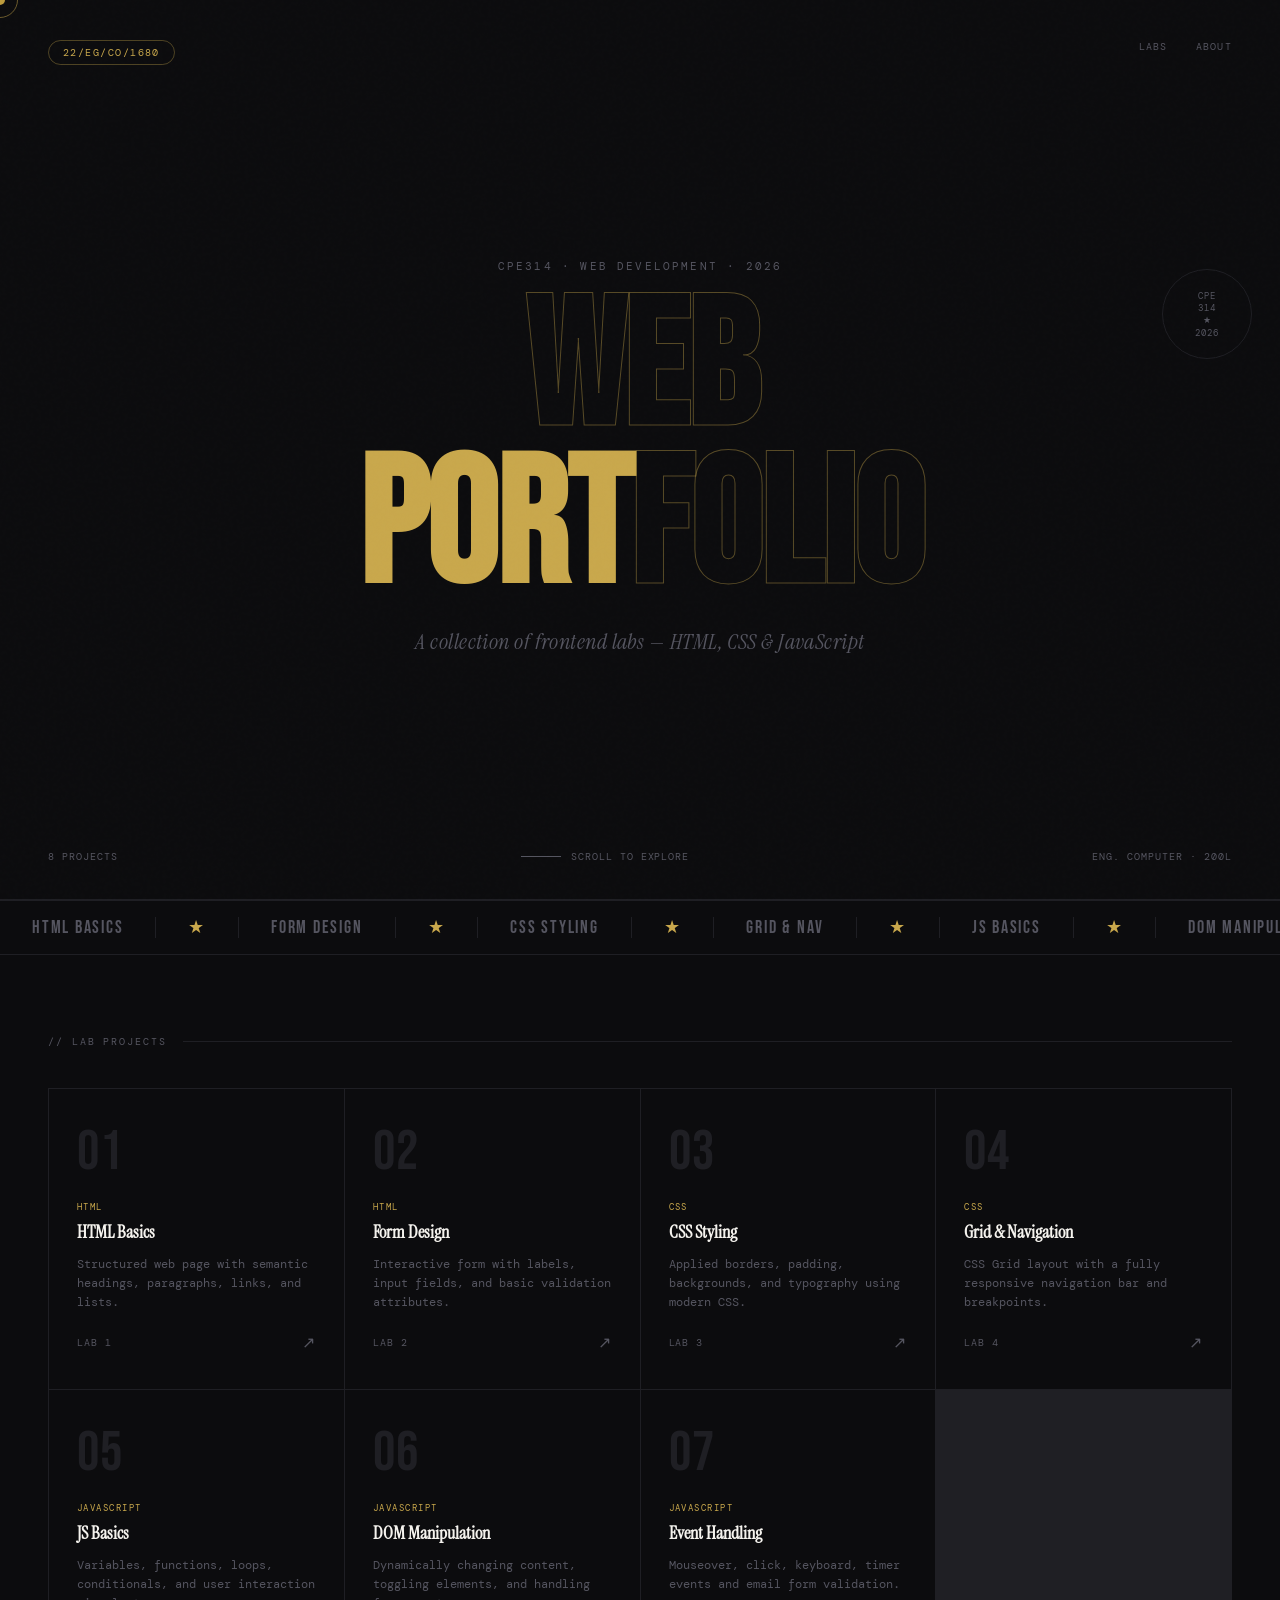
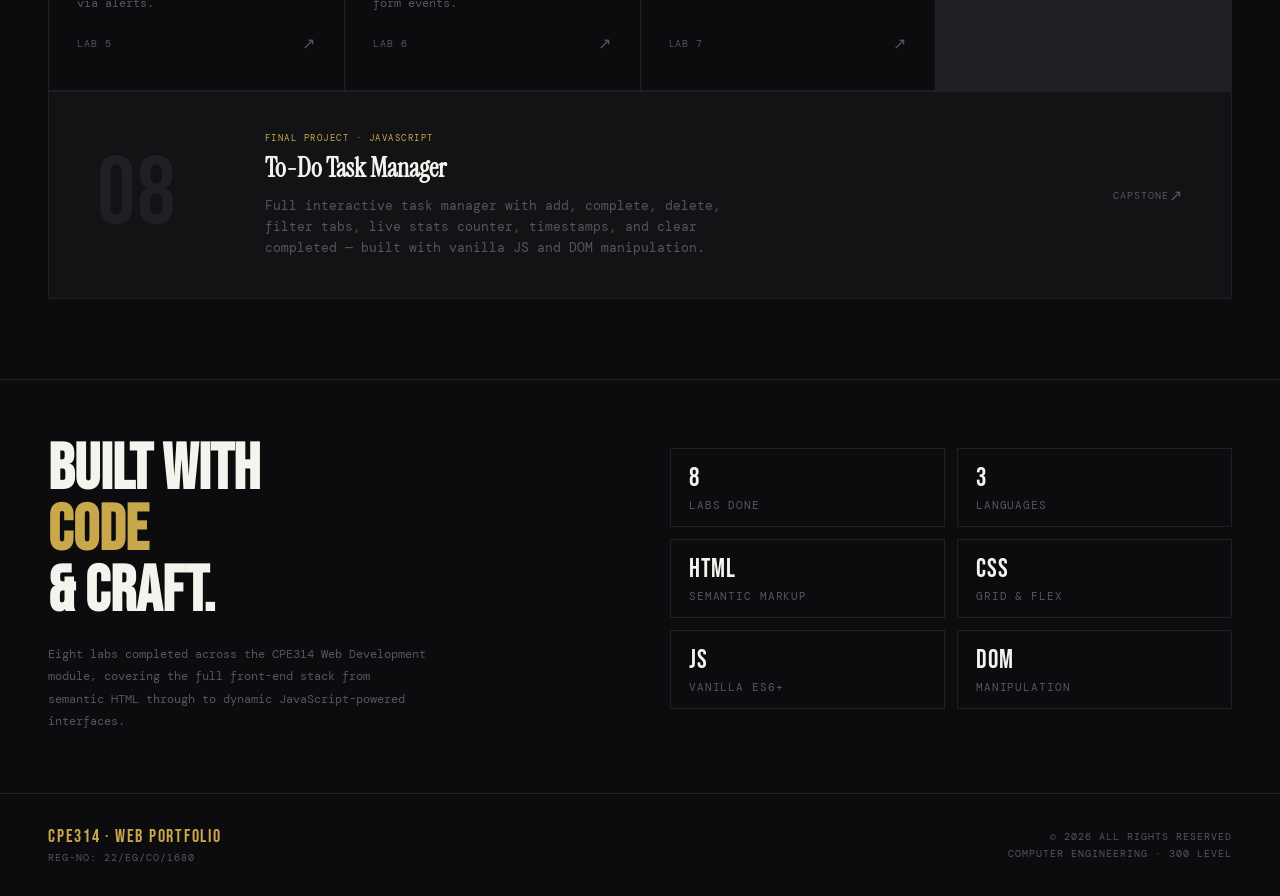
<file: index.html>
<!DOCTYPE html>
<html lang="en">
<head>
<meta charset="UTF-8">
<meta name="viewport" content="width=device-width, initial-scale=1.0">
<title>CPE314 – Portfolio | 22/EG/CO/1680</title>
<link href="https://fonts.googleapis.com/css2?family=Bebas+Neue&family=Instrument+Serif:ital@0;1&family=DM+Mono:wght@400;500&display=swap" rel="stylesheet">
<style>

/* ── RESET & BASE ── */
*, *::before, *::after { margin: 0; padding: 0; box-sizing: border-box; }

:root {
  --bg:       #0c0c0e;
  --surface:  #131316;
  --border:   #1f1f24;
  --text:     #e8e6e0;
  --muted:    #555560;
  --gold:     #c9a84c;
  --gold2:    #e8c97a;
  --white:    #f5f3ee;
  --red:      #d94f3d;
}

html { scroll-behavior: smooth; }

body {
  background: var(--bg);
  color: var(--text);
  font-family: 'DM Mono', monospace;
  overflow-x: hidden;
  cursor: none;
}

/* ── CUSTOM CURSOR ── */
.cursor {
  position: fixed;
  width: 10px; height: 10px;
  background: var(--gold);
  border-radius: 50%;
  pointer-events: none;
  z-index: 9999;
  transform: translate(-50%, -50%);
  transition: transform 0.08s, width 0.2s, height 0.2s, background 0.2s;
  mix-blend-mode: difference;
}

.cursor-ring {
  position: fixed;
  width: 36px; height: 36px;
  border: 1.5px solid rgba(201,168,76,0.5);
  border-radius: 50%;
  pointer-events: none;
  z-index: 9998;
  transform: translate(-50%, -50%);
  transition: transform 0.18s ease, width 0.2s, height 0.2s;
}

/* ── GRAIN OVERLAY ── */
body::before {
  content: '';
  position: fixed;
  inset: 0;
  background-image: url("data:image/svg+xml,%3Csvg viewBox='0 0 256 256' xmlns='http://www.w3.org/2000/svg'%3E%3Cfilter id='noise'%3E%3CfeTurbulence type='fractalNoise' baseFrequency='0.9' numOctaves='4' stitchTiles='stitch'/%3E%3C/filter%3E%3Crect width='100%25' height='100%25' filter='url(%23noise)' opacity='0.04'/%3E%3C/svg%3E");
  pointer-events: none;
  z-index: 100;
  opacity: 0.35;
}

/* ── HERO ── */
.hero {
  min-height: 100vh;
  display: flex;
  flex-direction: column;
  justify-content: space-between;
  padding: 40px 48px 36px;
  position: relative;
  border-bottom: 1px solid var(--border);
}

.hero-top {
  display: flex;
  justify-content: space-between;
  align-items: flex-start;
}

.reg-pill {
  font-size: 0.65rem;
  letter-spacing: 0.14em;
  color: var(--gold);
  border: 1px solid rgba(201,168,76,0.35);
  padding: 5px 14px;
  border-radius: 999px;
  text-transform: uppercase;
}

.hero-nav {
  display: flex;
  gap: 28px;
  font-size: 0.65rem;
  letter-spacing: 0.12em;
  text-transform: uppercase;
  color: var(--muted);
}

.hero-nav a {
  color: var(--muted);
  text-decoration: none;
  transition: color 0.2s;
}

.hero-nav a:hover { color: var(--gold); }

.hero-center {
  text-align: center;
  position: relative;
}

.hero-eyebrow {
  font-size: 0.68rem;
  letter-spacing: 0.2em;
  text-transform: uppercase;
  color: var(--muted);
  margin-bottom: 20px;
}

.hero-title {
  font-family: 'Bebas Neue', sans-serif;
  font-size: clamp(5rem, 14vw, 13rem);
  line-height: 0.88;
  letter-spacing: -0.01em;
  color: var(--white);
  position: relative;
}

.hero-title .outline {
  -webkit-text-stroke: 1px rgba(201,168,76,0.4);
  color: transparent;
}

.hero-title .gold { color: var(--gold); }

.hero-sub {
  font-family: 'Instrument Serif', serif;
  font-style: italic;
  font-size: clamp(1rem, 2.5vw, 1.4rem);
  color: var(--muted);
  margin-top: 18px;
  letter-spacing: 0.02em;
}

/* floating badge */
.badge {
  position: absolute;
  top: 10px;
  right: -20px;
  width: 90px; height: 90px;
  border: 1px solid var(--border);
  border-radius: 50%;
  display: flex;
  align-items: center;
  justify-content: center;
  text-align: center;
  font-size: 0.55rem;
  letter-spacing: 0.1em;
  text-transform: uppercase;
  color: var(--muted);
  line-height: 1.4;
  animation: spin 18s linear infinite;
}

@keyframes spin {
  to { transform: rotate(360deg); }
}

.hero-bottom {
  display: flex;
  justify-content: space-between;
  align-items: flex-end;
  font-size: 0.62rem;
  letter-spacing: 0.1em;
  color: var(--muted);
  text-transform: uppercase;
}

.hero-bottom .scroll-hint {
  display: flex;
  align-items: center;
  gap: 10px;
}

.scroll-line {
  width: 40px;
  height: 1px;
  background: var(--muted);
  animation: pulse 2s ease-in-out infinite;
}

@keyframes pulse {
  0%, 100% { opacity: 0.3; }
  50%       { opacity: 1; }
}

/* ── SECTION LABEL ── */
.section-label {
  font-size: 0.6rem;
  letter-spacing: 0.2em;
  text-transform: uppercase;
  color: var(--muted);
  margin-bottom: 40px;
  display: flex;
  align-items: center;
  gap: 16px;
}

.section-label::after {
  content: '';
  flex: 1;
  height: 1px;
  background: var(--border);
}

/* ── LABS GRID ── */
.labs-section {
  padding: 80px 48px;
}

.labs-grid {
  display: grid;
  grid-template-columns: repeat(4, 1fr);
  gap: 1px;
  background: var(--border);
  border: 1px solid var(--border);
}

.lab-card {
  background: var(--bg);
  padding: 36px 28px;
  text-decoration: none;
  color: inherit;
  display: flex;
  flex-direction: column;
  gap: 20px;
  position: relative;
  overflow: hidden;
  transition: background 0.3s;
}

.lab-card::before {
  content: '';
  position: absolute;
  bottom: 0; left: 0;
  width: 100%; height: 2px;
  background: var(--gold);
  transform: scaleX(0);
  transform-origin: left;
  transition: transform 0.35s ease;
}

.lab-card:hover { background: var(--surface); }
.lab-card:hover::before { transform: scaleX(1); }

.lab-card:hover .lab-arrow {
  transform: translate(4px, -4px);
  color: var(--gold);
}

.lab-num {
  font-family: 'Bebas Neue', sans-serif;
  font-size: 3.5rem;
  line-height: 1;
  color: var(--border);
  transition: color 0.3s;
  letter-spacing: 0.02em;
}

.lab-card:hover .lab-num { color: rgba(201,168,76,0.15); }

.lab-info { flex: 1; }

.lab-tag {
  font-size: 0.58rem;
  letter-spacing: 0.16em;
  text-transform: uppercase;
  color: var(--gold);
  margin-bottom: 8px;
}

.lab-title {
  font-family: 'Instrument Serif', serif;
  font-size: 1.15rem;
  color: var(--white);
  line-height: 1.3;
  margin-bottom: 10px;
}

.lab-desc {
  font-size: 0.72rem;
  color: var(--muted);
  line-height: 1.65;
}

.lab-footer {
  display: flex;
  justify-content: space-between;
  align-items: center;
  font-size: 0.6rem;
  letter-spacing: 0.1em;
  text-transform: uppercase;
  color: var(--muted);
}

.lab-arrow {
  font-size: 1rem;
  transition: transform 0.2s, color 0.2s;
}

/* special card — Todo (full width at bottom) */
.lab-card.featured {
  grid-column: span 4;
  flex-direction: row;
  align-items: center;
  gap: 48px;
  padding: 40px 48px;
  border-top: 1px solid var(--border);
  background: var(--surface);
}

.lab-card.featured .lab-num {
  font-size: 6rem;
  min-width: 120px;
}

.lab-card.featured .lab-title {
  font-size: 1.6rem;
}

.lab-card.featured .lab-desc {
  font-size: 0.8rem;
  max-width: 480px;
}

.lab-card.featured::before {
  height: 100%;
  width: 2px;
  bottom: auto; left: 0;
  transform: scaleY(0);
  transform-origin: top;
}

.lab-card.featured:hover::before { transform: scaleY(1); }

/* ── ABOUT STRIP ── */
.about-strip {
  border-top: 1px solid var(--border);
  padding: 60px 48px;
  display: grid;
  grid-template-columns: 1fr 1fr;
  gap: 60px;
  align-items: start;
}

.about-left h2 {
  font-family: 'Bebas Neue', sans-serif;
  font-size: clamp(2.5rem, 5vw, 4.5rem);
  line-height: 0.95;
  color: var(--white);
  margin-bottom: 20px;
}

.about-left h2 em {
  font-style: normal;
  color: var(--gold);
}

.about-left p {
  font-size: 0.78rem;
  color: var(--muted);
  line-height: 1.8;
  max-width: 380px;
}

.skills-list {
  display: grid;
  grid-template-columns: 1fr 1fr;
  gap: 12px;
  margin-top: 8px;
}

.skill-item {
  padding: 14px 18px;
  border: 1px solid var(--border);
  font-size: 0.68rem;
  letter-spacing: 0.08em;
  text-transform: uppercase;
  color: var(--muted);
  transition: border-color 0.2s, color 0.2s;
}

.skill-item:hover {
  border-color: var(--gold);
  color: var(--gold);
}

.skill-item span {
  display: block;
  font-family: 'Bebas Neue', sans-serif;
  font-size: 1.6rem;
  color: var(--white);
  margin-bottom: 4px;
  letter-spacing: 0.04em;
}

/* ── MARQUEE ── */
.marquee-wrap {
  border-top: 1px solid var(--border);
  border-bottom: 1px solid var(--border);
  padding: 16px 0;
  overflow: hidden;
  white-space: nowrap;
}

.marquee-track {
  display: inline-flex;
  gap: 0;
  animation: marquee 20s linear infinite;
}

.marquee-item {
  font-family: 'Bebas Neue', sans-serif;
  font-size: 1.1rem;
  letter-spacing: 0.1em;
  color: var(--muted);
  padding: 0 32px;
  border-right: 1px solid var(--border);
}

.marquee-item.accent { color: var(--gold); }

@keyframes marquee {
  from { transform: translateX(0); }
  to   { transform: translateX(-50%); }
}

/* ── FOOTER ── */
footer {
  border-top: 1px solid var(--border);
  padding: 32px 48px;
  display: flex;
  justify-content: space-between;
  align-items: center;
  font-size: 0.62rem;
  letter-spacing: 0.1em;
  text-transform: uppercase;
  color: var(--muted);
}

footer .f-right { text-align: right; }

/* ── ANIMATIONS ── */
.fade-up {
  opacity: 0;
  transform: translateY(24px);
  animation: fadeUp 0.7s ease forwards;
}

@keyframes fadeUp {
  to { opacity: 1; transform: translateY(0); }
}

.hero-title    { animation: fadeUp 0.9s ease 0.1s forwards; opacity: 0; }
.hero-eyebrow  { animation: fadeUp 0.7s ease 0s   forwards; opacity: 0; }
.hero-sub      { animation: fadeUp 0.7s ease 0.3s forwards; opacity: 0; }
.hero-bottom   { animation: fadeUp 0.7s ease 0.5s forwards; opacity: 0; }

/* ── RESPONSIVE ── */
@media (max-width: 900px) {
  .labs-grid { grid-template-columns: repeat(2, 1fr); }
  .lab-card.featured { grid-column: span 2; flex-direction: column; gap: 20px; }
  .about-strip { grid-template-columns: 1fr; gap: 40px; }
  .hero { padding: 28px 24px 28px; }
  .labs-section { padding: 60px 24px; }
  .about-strip { padding: 50px 24px; }
  footer { padding: 24px; flex-direction: column; gap: 8px; text-align: center; }
  .hero-nav { display: none; }
}

@media (max-width: 560px) {
  .labs-grid { grid-template-columns: 1fr; }
  .lab-card.featured { grid-column: span 1; }
  .skills-list { grid-template-columns: 1fr; }
  .badge { display: none; }
}
</style>
</head>
<body>

<div class="cursor" id="cursor"></div>
<div class="cursor-ring" id="cursorRing"></div>

<!-- ── HERO ── -->
<section class="hero">
  <div class="hero-top">
    <span class="reg-pill">22/EG/CO/1680</span>
    <nav class="hero-nav">
      <a href="#labs">Labs</a>
      <a href="#about">About</a>
    </nav>
  </div>

  <div class="hero-center">
    <p class="hero-eyebrow">CPE314 · Web Development · 2026</p>
    <h1 class="hero-title">
      <span class="outline">WEB</span><br>
      <span class="gold">PORT</span><span class="outline">FOLIO</span>
    </h1>
    <p class="hero-sub">A collection of frontend labs — HTML, CSS & JavaScript</p>

    <div class="badge">CPE<br>314<br>★<br>2026</div>
  </div>

  <div class="hero-bottom">
    <span>8 Projects</span>
    <div class="scroll-hint">
      <div class="scroll-line"></div>
      <span>Scroll to explore</span>
    </div>
    <span>Eng. Computer · 200L</span>
  </div>
</section>

<!-- ── MARQUEE ── -->
<div class="marquee-wrap">
  <div class="marquee-track">
    <span class="marquee-item">HTML Basics</span>
    <span class="marquee-item accent">★</span>
    <span class="marquee-item">Form Design</span>
    <span class="marquee-item accent">★</span>
    <span class="marquee-item">CSS Styling</span>
    <span class="marquee-item accent">★</span>
    <span class="marquee-item">Grid & Nav</span>
    <span class="marquee-item accent">★</span>
    <span class="marquee-item">JS Basics</span>
    <span class="marquee-item accent">★</span>
    <span class="marquee-item">DOM Manipulation</span>
    <span class="marquee-item accent">★</span>
    <span class="marquee-item">Event Handling</span>
    <span class="marquee-item accent">★</span>
    <span class="marquee-item">To-Do App</span>
    <span class="marquee-item accent">★</span>
    <!-- duplicate for seamless loop -->
    <span class="marquee-item">HTML Basics</span>
    <span class="marquee-item accent">★</span>
    <span class="marquee-item">Form Design</span>
    <span class="marquee-item accent">★</span>
    <span class="marquee-item">CSS Styling</span>
    <span class="marquee-item accent">★</span>
    <span class="marquee-item">Grid & Nav</span>
    <span class="marquee-item accent">★</span>
    <span class="marquee-item">JS Basics</span>
    <span class="marquee-item accent">★</span>
    <span class="marquee-item">DOM Manipulation</span>
    <span class="marquee-item accent">★</span>
    <span class="marquee-item">Event Handling</span>
    <span class="marquee-item accent">★</span>
    <span class="marquee-item">To-Do App</span>
    <span class="marquee-item accent">★</span>
  </div>
</div>

<!-- ── LABS ── -->
<section class="labs-section" id="labs">
  <p class="section-label">// Lab Projects</p>

  <div class="labs-grid">

    <a href="Lab1/lab1.html" class="lab-card">
      <div class="lab-num">01</div>
      <div class="lab-info">
        <p class="lab-tag">HTML</p>
        <h2 class="lab-title">HTML Basics</h2>
        <p class="lab-desc">Structured web page with semantic headings, paragraphs, links, and lists.</p>
      </div>
      <div class="lab-footer">
        <span>Lab 1</span>
        <span class="lab-arrow">↗</span>
      </div>
    </a>

    <a href="Lab2/lab2.html" class="lab-card">
      <div class="lab-num">02</div>
      <div class="lab-info">
        <p class="lab-tag">HTML</p>
        <h2 class="lab-title">Form Design</h2>
        <p class="lab-desc">Interactive form with labels, input fields, and basic validation attributes.</p>
      </div>
      <div class="lab-footer">
        <span>Lab 2</span>
        <span class="lab-arrow">↗</span>
      </div>
    </a>

    <a href="Lab3/lab3.html" class="lab-card">
      <div class="lab-num">03</div>
      <div class="lab-info">
        <p class="lab-tag">CSS</p>
        <h2 class="lab-title">CSS Styling</h2>
        <p class="lab-desc">Applied borders, padding, backgrounds, and typography using modern CSS.</p>
      </div>
      <div class="lab-footer">
        <span>Lab 3</span>
        <span class="lab-arrow">↗</span>
      </div>
    </a>

    <a href="Lab4/lab4.html" class="lab-card">
      <div class="lab-num">04</div>
      <div class="lab-info">
        <p class="lab-tag">CSS</p>
        <h2 class="lab-title">Grid & Navigation</h2>
        <p class="lab-desc">CSS Grid layout with a fully responsive navigation bar and breakpoints.</p>
      </div>
      <div class="lab-footer">
        <span>Lab 4</span>
        <span class="lab-arrow">↗</span>
      </div>
    </a>

    <a href="Lab5/lab5.html" class="lab-card">
      <div class="lab-num">05</div>
      <div class="lab-info">
        <p class="lab-tag">JavaScript</p>
        <h2 class="lab-title">JS Basics</h2>
        <p class="lab-desc">Variables, functions, loops, conditionals, and user interaction via alerts.</p>
      </div>
      <div class="lab-footer">
        <span>Lab 5</span>
        <span class="lab-arrow">↗</span>
      </div>
    </a>

    <a href="Lab6/lab6.html" class="lab-card">
      <div class="lab-num">06</div>
      <div class="lab-info">
        <p class="lab-tag">JavaScript</p>
        <h2 class="lab-title">DOM Manipulation</h2>
        <p class="lab-desc">Dynamically changing content, toggling elements, and handling form events.</p>
      </div>
      <div class="lab-footer">
        <span>Lab 6</span>
        <span class="lab-arrow">↗</span>
      </div>
    </a>

    <a href="Lab7/lab7.html" class="lab-card">
      <div class="lab-num">07</div>
      <div class="lab-info">
        <p class="lab-tag">JavaScript</p>
        <h2 class="lab-title">Event Handling</h2>
        <p class="lab-desc">Mouseover, click, keyboard, timer events and email form validation.</p>
      </div>
      <div class="lab-footer">
        <span>Lab 7</span>
        <span class="lab-arrow">↗</span>
      </div>
    </a>

    <!-- Featured -->
    <a href="To-Do/todo.html" class="lab-card featured">
      <div class="lab-num">08</div>
      <div class="lab-info">
        <p class="lab-tag">Final Project · JavaScript</p>
        <h2 class="lab-title">To-Do Task Manager</h2>
        <p class="lab-desc">Full interactive task manager with add, complete, delete, filter tabs, live stats counter, timestamps, and clear completed — built with vanilla JS and DOM manipulation.</p>
      </div>
      <div class="lab-footer">
        <span>Capstone</span>
        <span class="lab-arrow">↗</span>
      </div>
    </a>

  </div>
</section>

<!-- ── ABOUT ── -->
<section class="about-strip" id="about">
  <div class="about-left">
    <h2>Built with<br><em>Code</em><br>& Craft.</h2>
    <p>Eight labs completed across the CPE314 Web Development module, covering the full front-end stack from semantic HTML through to dynamic JavaScript-powered interfaces.</p>
  </div>
  <div class="skills-list">
    <div class="skill-item"><span>8</span>Labs Done</div>
    <div class="skill-item"><span>3</span>Languages</div>
    <div class="skill-item"><span>HTML</span>Semantic Markup</div>
    <div class="skill-item"><span>CSS</span>Grid & Flex</div>
    <div class="skill-item"><span>JS</span>Vanilla ES6+</div>
    <div class="skill-item"><span>DOM</span>Manipulation</div>
  </div>
</section>

<!-- ── FOOTER ── -->
<footer>
  <div>
    <div style="color: var(--gold); font-family: 'Bebas Neue', sans-serif; font-size: 1.1rem; letter-spacing: 0.1em;">CPE314 · Web Portfolio</div>
    <div style="margin-top: 4px;">Reg-No: 22/EG/CO/1680</div>
  </div>
  <div class="f-right">
    <div>© 2026 All Rights Reserved</div>
    <div style="margin-top: 4px;">Computer Engineering · 300 Level</div>
  </div>
</footer>

<script>
  // Custom cursor
  const cursor     = document.getElementById('cursor');
  const cursorRing = document.getElementById('cursorRing');
  let mx = 0, my = 0, rx = 0, ry = 0;

  document.addEventListener('mousemove', e => {
    mx = e.clientX; my = e.clientY;
    cursor.style.left = mx + 'px';
    cursor.style.top  = my + 'px';
  });

  function animateRing() {
    rx += (mx - rx) * 0.12;
    ry += (my - ry) * 0.12;
    cursorRing.style.left = rx + 'px';
    cursorRing.style.top  = ry + 'px';
    requestAnimationFrame(animateRing);
  }
  animateRing();

  // Cursor grow on hover
  document.querySelectorAll('a, button').forEach(el => {
    el.addEventListener('mouseenter', () => {
      cursor.style.width  = '18px';
      cursor.style.height = '18px';
      cursorRing.style.width  = '54px';
      cursorRing.style.height = '54px';
    });
    el.addEventListener('mouseleave', () => {
      cursor.style.width  = '10px';
      cursor.style.height = '10px';
      cursorRing.style.width  = '36px';
      cursorRing.style.height = '36px';
    });
  });

  // Staggered card reveal on scroll
  const cards = document.querySelectorAll('.lab-card');
  const observer = new IntersectionObserver(entries => {
    entries.forEach((entry, i) => {
      if (entry.isIntersecting) {
        entry.target.style.animation = `fadeUp 0.6s ease ${i * 0.07}s forwards`;
        entry.target.style.opacity   = '0';
        observer.unobserve(entry.target);
      }
    });
  }, { threshold: 0.1 });

  cards.forEach(c => observer.observe(c));
</script>
</body>
</html>
</file>
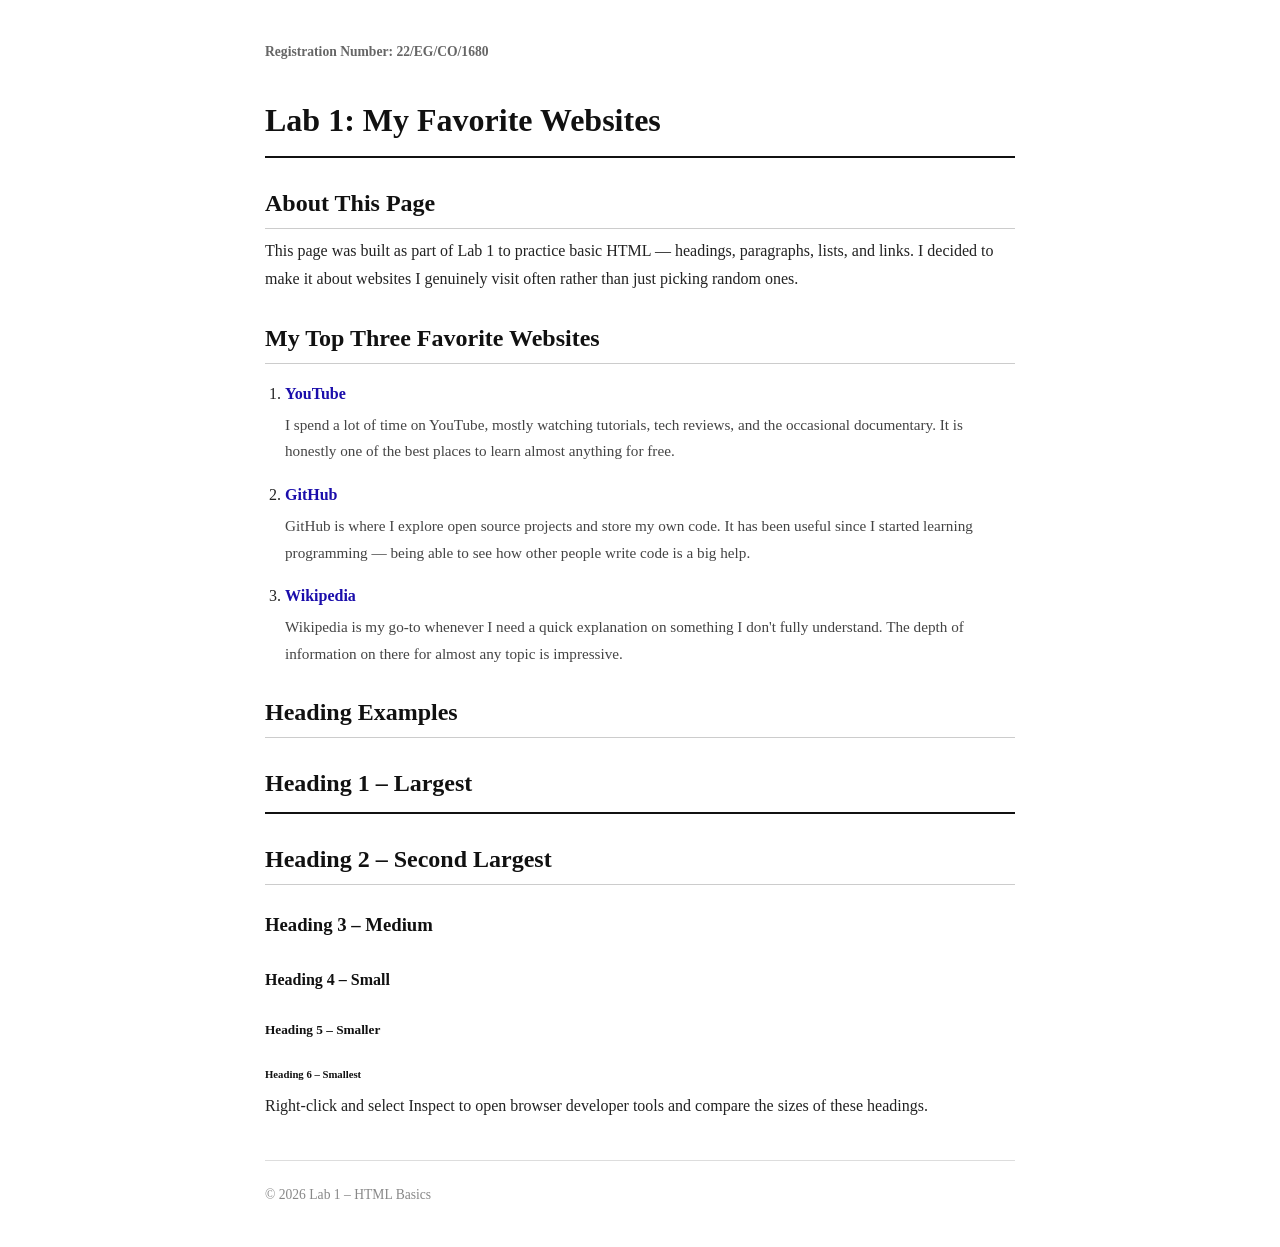
<file: Lab1/lab1.html>
<!DOCTYPE html>
<html lang="en">
<head>
  <meta charset="UTF-8">
  <meta name="viewport" content="width=device-width, initial-scale=1.0">
  <title>Lab 1 – My Favorite Websites</title>
  <style>
    body {
      font-family: Georgia, serif;
      max-width: 750px;
      margin: 40px auto;
      padding: 0 24px;
      color: #222;
      line-height: 1.75;
      background: #fff;
    }

    .reg-number {
      font-size: 0.85em;
      color: #666;
      margin-bottom: 28px;
    }

    h1, h2, h3, h4, h5, h6 {
      margin-top: 24px;
      margin-bottom: 6px;
      color: #111;
    }

    h1 { border-bottom: 2px solid #111; padding-bottom: 8px; }
    h2 { border-bottom: 1px solid #ccc; padding-bottom: 4px; }

    p { margin: 8px 0 14px; }

    ol { padding-left: 20px; }

    ol li { margin-bottom: 16px; }

    ol li a {
      font-weight: bold;
      color: #1a0dab;
      text-decoration: none;
    }

    ol li a:hover { text-decoration: underline; }

    ol li p {
      margin: 4px 0 0;
      color: #444;
      font-size: 0.95em;
    }

    footer {
      margin-top: 40px;
      padding-top: 14px;
      border-top: 1px solid #ddd;
      font-size: 0.85em;
      color: #888;
    }
  </style>
</head>
<body>

  <!-- Registration Number -->
  <h3 class="reg-number">Registration Number: 22/EG/CO/1680</h3>

  <header>
    <h1>Lab 1:  My Favorite Websites</h1>
  </header>

  <main>

    <section>
      <h2>About This Page</h2>
      <p>This page was built as part of Lab 1 to practice basic HTML — headings, paragraphs, lists, and links.
      I decided to make it about websites I genuinely visit often rather than just picking random ones.</p>
    </section>

    <section>
      <h2>My Top Three Favorite Websites</h2>
      <ol>
        <li>
          <a href="https://www.youtube.com" target="_blank">YouTube</a>
          <p>I spend a lot of time on YouTube, mostly watching tutorials, tech reviews, and the occasional documentary. It is honestly one of the best places to learn almost anything for free.</p>
        </li>
        <li>
          <a href="https://www.github.com" target="_blank">GitHub</a>
          <p>GitHub is where I explore open source projects and store my own code. It has been useful since I started learning programming — being able to see how other people write code is a big help.</p>
        </li>
        <li>
          <a href="https://www.wikipedia.org" target="_blank">Wikipedia</a>
          <p>Wikipedia is my go-to whenever I need a quick explanation on something I don't fully understand. The depth of information on there for almost any topic is impressive.</p>
        </li>
      </ol>
    </section>

    <section>
      <h2>Heading Examples</h2>
      <h1>Heading 1 – Largest</h1>
      <h2>Heading 2 – Second Largest</h2>
      <h3>Heading 3 – Medium</h3>
      <h4>Heading 4 – Small</h4>
      <h5>Heading 5 – Smaller</h5>
      <h6>Heading 6 – Smallest</h6>
      <p>Right-click and select Inspect to open browser developer tools and compare the sizes of these headings.</p>
    </section>

  </main>

  <footer>
    <p>&copy; 2026 Lab 1 – HTML Basics</p>
  </footer>

</body>
</html>
</file>
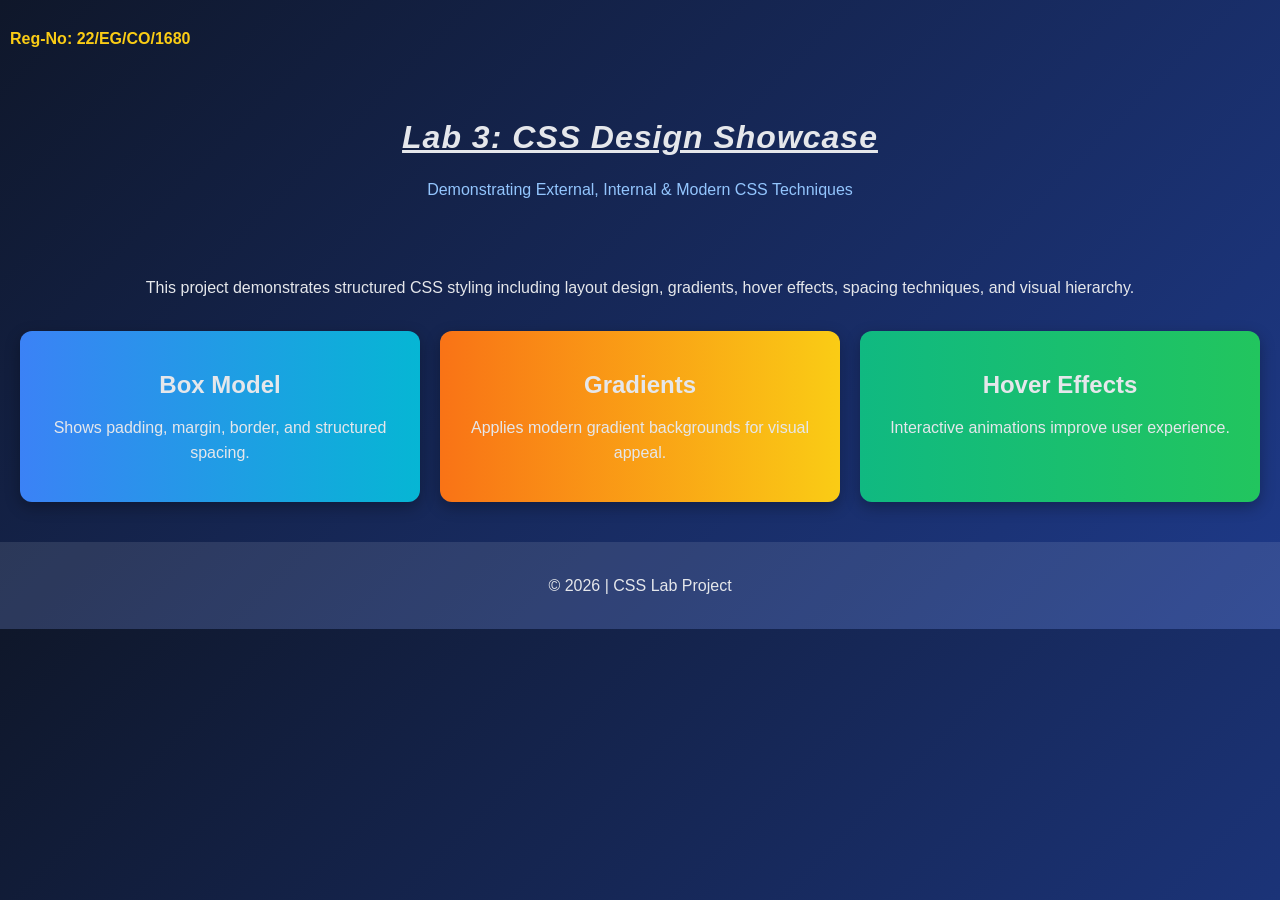
<file: Lab3/lab3.html>
<!DOCTYPE html>
<html lang="en">
<head>
<meta charset="UTF-8">
<meta name="viewport" content="width=device-width, initial-scale=1.0">
<title>Lab 3 – Advanced CSS Showcase</title>

<!-- External CSS -->
<link rel="stylesheet" href="lab3-styles.css">

<!-- Internal CSS  -->
<style>
    h1 {
        font-style: italic;
        text-decoration: underline;
        letter-spacing: 1px;
    }
</style>
</head>
<body>

<!-- Registration Number -->
<p class="reg-number"><strong>Reg-No:</strong> 22/EG/CO/1680</p>

<header>
    <h1>Lab 3: CSS Design Showcase</h1>
    <p class="subtitle">Demonstrating External, Internal & Modern CSS Techniques</p>
</header>

<main>

    <section class="intro">
        <p>
            This project demonstrates structured CSS styling including layout design,
            gradients, hover effects, spacing techniques, and visual hierarchy.
        </p>
    </section>

    <section class="grid">

        <div class="box primary">
            <h2>Box Model</h2>
            <p>Shows padding, margin, border, and structured spacing.</p>
        </div>

        <div class="box secondary">
            <h2>Gradients</h2>
            <p>Applies modern gradient backgrounds for visual appeal.</p>
        </div>

        <div class="box accent">
            <h2>Hover Effects</h2>
            <p>Interactive animations improve user experience.</p>
        </div>

    </section>

</main>

<footer>
    <p>© 2026 | CSS Lab Project</p>
</footer>

</body>
</html>
</file>
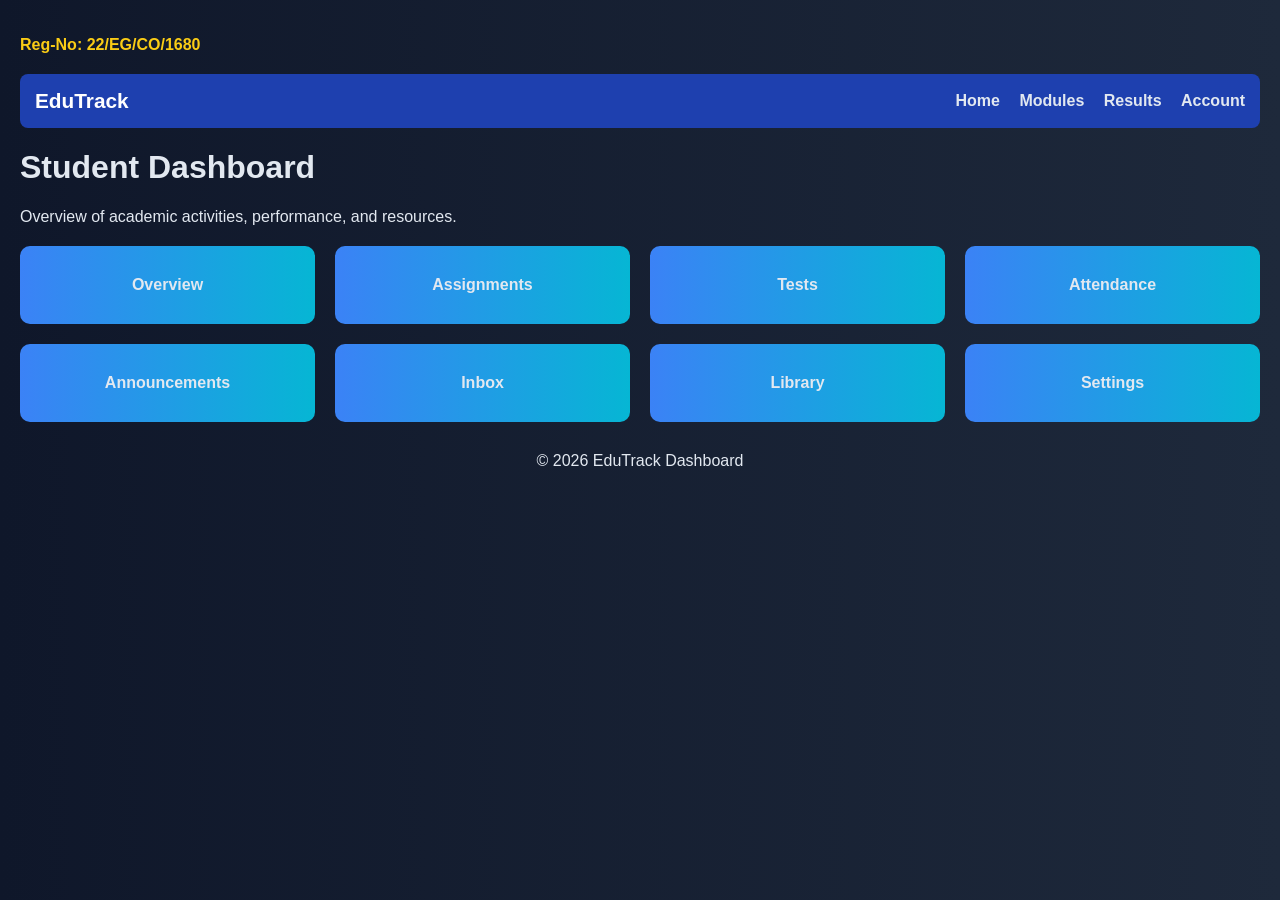
<file: Lab4/lab4.html>
<!DOCTYPE html>
<html lang="en">
<head>
<meta charset="UTF-8">
<meta name="viewport" content="width=device-width, initial-scale=1.0">
<title>Lab 4 – Student Dashboard</title>
<link rel="stylesheet" href="lab4-styles.css">
</head>
<body>

<p class="reg-number"><strong>Reg-No:</strong> 22/EG/CO/1680</p>

<header>
    <nav>
        <div class="logo">EduTrack</div>
        <div class="nav-links">
            <a href="#">Home</a>
            <a href="#">Modules</a>
            <a href="#">Results</a>
            <a href="#">Account</a>
        </div>
    </nav>
</header>

<main>
    <h1>Student Dashboard</h1>
    <p>Overview of academic activities, performance, and resources.</p>

    <section class="grid-container">
        <div class="grid-item">Overview</div>
        <div class="grid-item">Assignments</div>
        <div class="grid-item">Tests</div>
        <div class="grid-item">Attendance</div>
        <div class="grid-item">Announcements</div>
        <div class="grid-item">Inbox</div>
        <div class="grid-item">Library</div>
        <div class="grid-item">Settings</div>
    </section>
</main>

<footer>
    <p>© 2026 EduTrack Dashboard</p>
</footer>

</body>
</html>
</file>
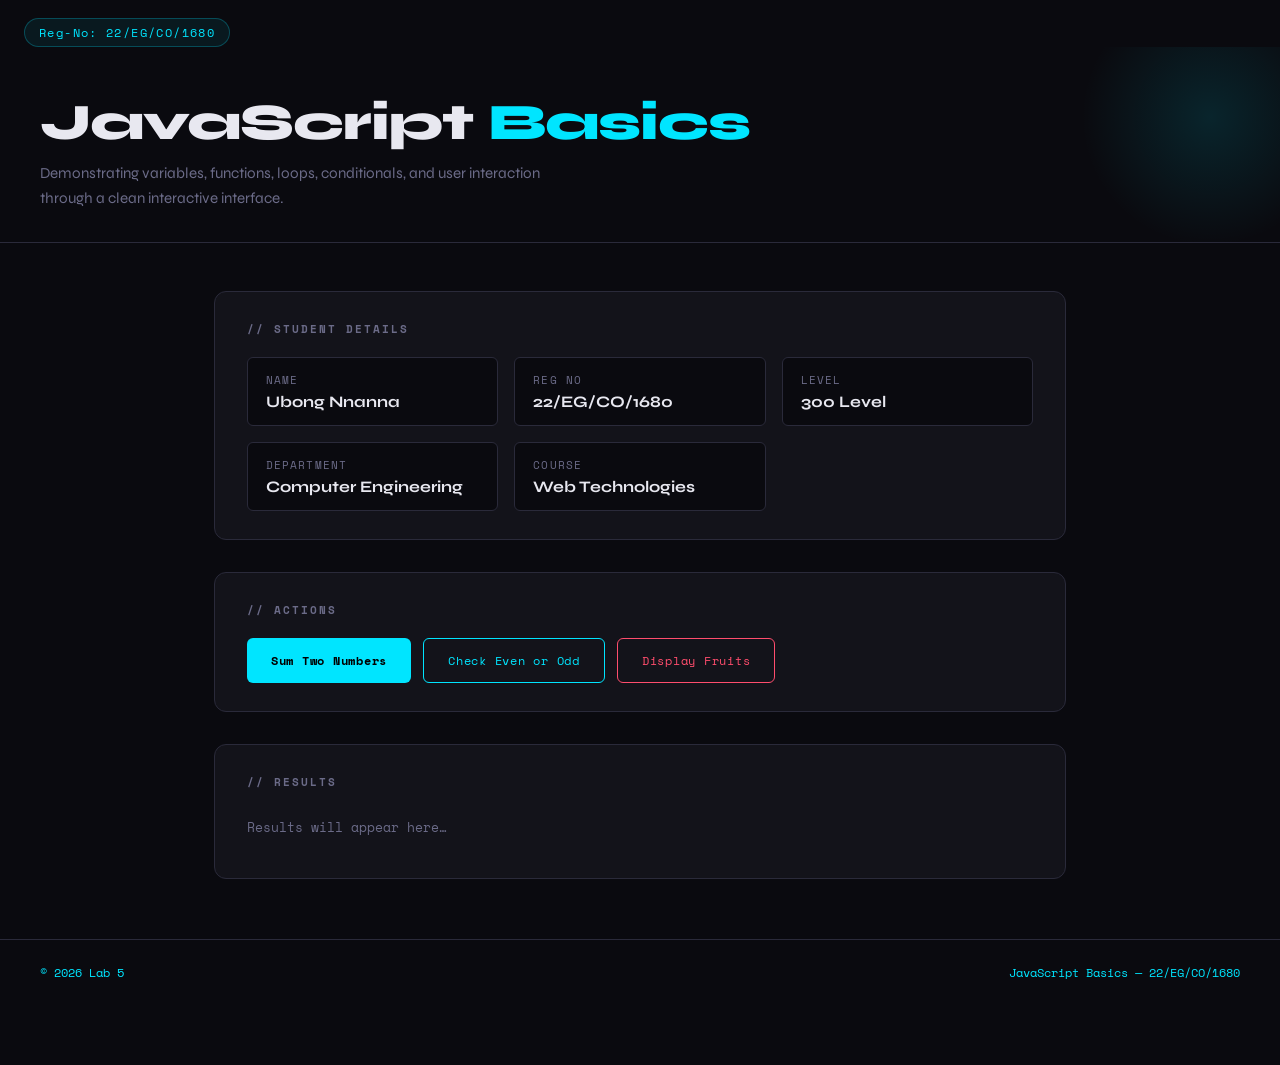
<file: Lab5/lab5.html>
<!DOCTYPE html>
<html lang="en">
<head>
<meta charset="UTF-8">
<meta name="viewport" content="width=device-width, initial-scale=1.0">
<title>Lab 5 – JavaScript Basics</title>
<link href="https://fonts.googleapis.com/css2?family=Space+Mono:wght@400;700&family=Syne:wght@400;700;800&display=swap" rel="stylesheet">
<style>
  :root {
    --bg: #0a0a0f;
    --surface: #13131a;
    --border: #2a2a3a;
    --accent: #00e5ff;
    --accent2: #ff4d6d;
    --text: #e8e8f0;
    --muted: #6b6b88;
    --radius: 6px;
  }

  * { margin: 0; padding: 0; box-sizing: border-box; }

  body {
    background: var(--bg);
    color: var(--text);
    font-family: 'Syne', sans-serif;
    min-height: 100vh;
    padding: 0 0 60px 0;
  }

  /* ── REG NUMBER ── */
  .reg-tag {
    display: inline-block;
    font-family: 'Space Mono', monospace;
    font-size: 0.72rem;
    letter-spacing: 0.12em;
    color: var(--accent);
    background: rgba(0,229,255,0.07);
    border: 1px solid rgba(0,229,255,0.25);
    padding: 5px 14px;
    border-radius: 999px;
    margin: 18px 0 0 24px;
  }

  /* ── HEADER ── */
  header {
    padding: 48px 40px 32px;
    border-bottom: 1px solid var(--border);
    position: relative;
    overflow: hidden;
  }

  header::before {
    content: '';
    position: absolute;
    top: -60px; right: -60px;
    width: 260px; height: 260px;
    background: radial-gradient(circle, rgba(0,229,255,0.12) 0%, transparent 70%);
    pointer-events: none;
  }

  header h1 {
    font-size: clamp(2rem, 5vw, 3.2rem);
    font-weight: 800;
    letter-spacing: -0.02em;
    line-height: 1.1;
  }

  header h1 span {
    color: var(--accent);
  }

  header p {
    margin-top: 10px;
    color: var(--muted);
    font-size: 0.95rem;
    max-width: 500px;
    line-height: 1.6;
  }

  /* ── MAIN LAYOUT ── */
  main {
    max-width: 900px;
    margin: 48px auto 0;
    padding: 0 24px;
    display: grid;
    gap: 32px;
  }

  /* ── CARD ── */
  .card {
    background: var(--surface);
    border: 1px solid var(--border);
    border-radius: 12px;
    padding: 28px 32px;
  }

  .card h2 {
    font-size: 0.7rem;
    font-family: 'Space Mono', monospace;
    text-transform: uppercase;
    letter-spacing: 0.18em;
    color: var(--muted);
    margin-bottom: 20px;
  }

  /* ── STUDENT DETAILS ── */
  #studentInfo {
    list-style: none;
    display: grid;
    grid-template-columns: repeat(auto-fit, minmax(200px, 1fr));
    gap: 16px;
  }

  #studentInfo li {
    background: var(--bg);
    border: 1px solid var(--border);
    border-radius: var(--radius);
    padding: 14px 18px;
  }

  #studentInfo li .label {
    font-size: 0.68rem;
    font-family: 'Space Mono', monospace;
    text-transform: uppercase;
    letter-spacing: 0.1em;
    color: var(--muted);
    margin-bottom: 4px;
  }

  #studentInfo li .value {
    font-size: 1rem;
    font-weight: 700;
    color: var(--text);
  }

  /* ── ACTIONS ── */
  .btn-grid {
    display: flex;
    flex-wrap: wrap;
    gap: 12px;
  }

  button {
    font-family: 'Space Mono', monospace;
    font-size: 0.78rem;
    letter-spacing: 0.06em;
    padding: 12px 24px;
    border-radius: var(--radius);
    border: none;
    cursor: pointer;
    transition: transform 0.15s, box-shadow 0.15s;
  }

  button:active { transform: scale(0.97); }

  #sumBtn {
    background: var(--accent);
    color: #000;
    font-weight: 700;
  }

  #sumBtn:hover { box-shadow: 0 0 18px rgba(0,229,255,0.45); }

  #evenOddBtn {
    background: transparent;
    color: var(--accent);
    border: 1px solid var(--accent);
  }

  #evenOddBtn:hover { background: rgba(0,229,255,0.08); }

  #showFruitsBtn {
    background: transparent;
    color: var(--accent2);
    border: 1px solid var(--accent2);
  }

  #showFruitsBtn:hover { background: rgba(255,77,109,0.08); }

  /* ── RESULTS ── */
  #resultList {
    list-style: none;
    display: flex;
    flex-direction: column;
    gap: 10px;
    min-height: 40px;
  }

  #resultList li {
    font-family: 'Space Mono', monospace;
    font-size: 0.85rem;
    padding: 12px 18px;
    background: var(--bg);
    border-left: 3px solid var(--accent);
    border-radius: 0 var(--radius) var(--radius) 0;
    animation: slideIn 0.25s ease;
  }

  #resultList li.fruit {
    border-left-color: var(--accent2);
  }

  @keyframes slideIn {
    from { opacity: 0; transform: translateX(-8px); }
    to   { opacity: 1; transform: translateX(0); }
  }

  #resultList:empty::after {
    content: 'Results will appear here…';
    color: var(--muted);
    font-family: 'Space Mono', monospace;
    font-size: 0.8rem;
    padding: 8px 0;
  }

  /* ── FOOTER ── */
  footer {
    margin-top: 60px;
    border-top: 1px solid var(--border);
    padding: 24px 40px;
    display: flex;
    justify-content: space-between;
    align-items: center;
    font-family: 'Space Mono', monospace;
    font-size: 0.72rem;
    color: var(--muted);
  }

  footer span { color: var(--accent); }
</style>
</head>
<body>

<!-- Registration Number -->
<p class="reg-tag">Reg-No:  22/EG/CO/1680</p>

<header>
  <h1>JavaScript <span>Basics</span></h1>
  <p>Demonstrating variables, functions, loops, conditionals, and user interaction through a clean interactive interface.</p>
</header>

<main>

  <div class="card">
    <h2>// Student Details</h2>
    <ul id="studentInfo"></ul>
  </div>

  <div class="card">
    <h2>// Actions</h2>
    <div class="btn-grid">
      <button id="sumBtn">Sum Two Numbers</button>
      <button id="evenOddBtn">Check Even or Odd</button>
      <button id="showFruitsBtn">Display Fruits</button>
    </div>
  </div>

  <div class="card">
    <h2>// Results</h2>
    <ul id="resultList"></ul>
  </div>

</main>

<footer>
  <span>© 2026 Lab 5</span>
  <span>JavaScript Basics — 22/EG/CO/1680</span>
</footer>

<script src="lab5.js"></script>
</body>
</html>
</file>
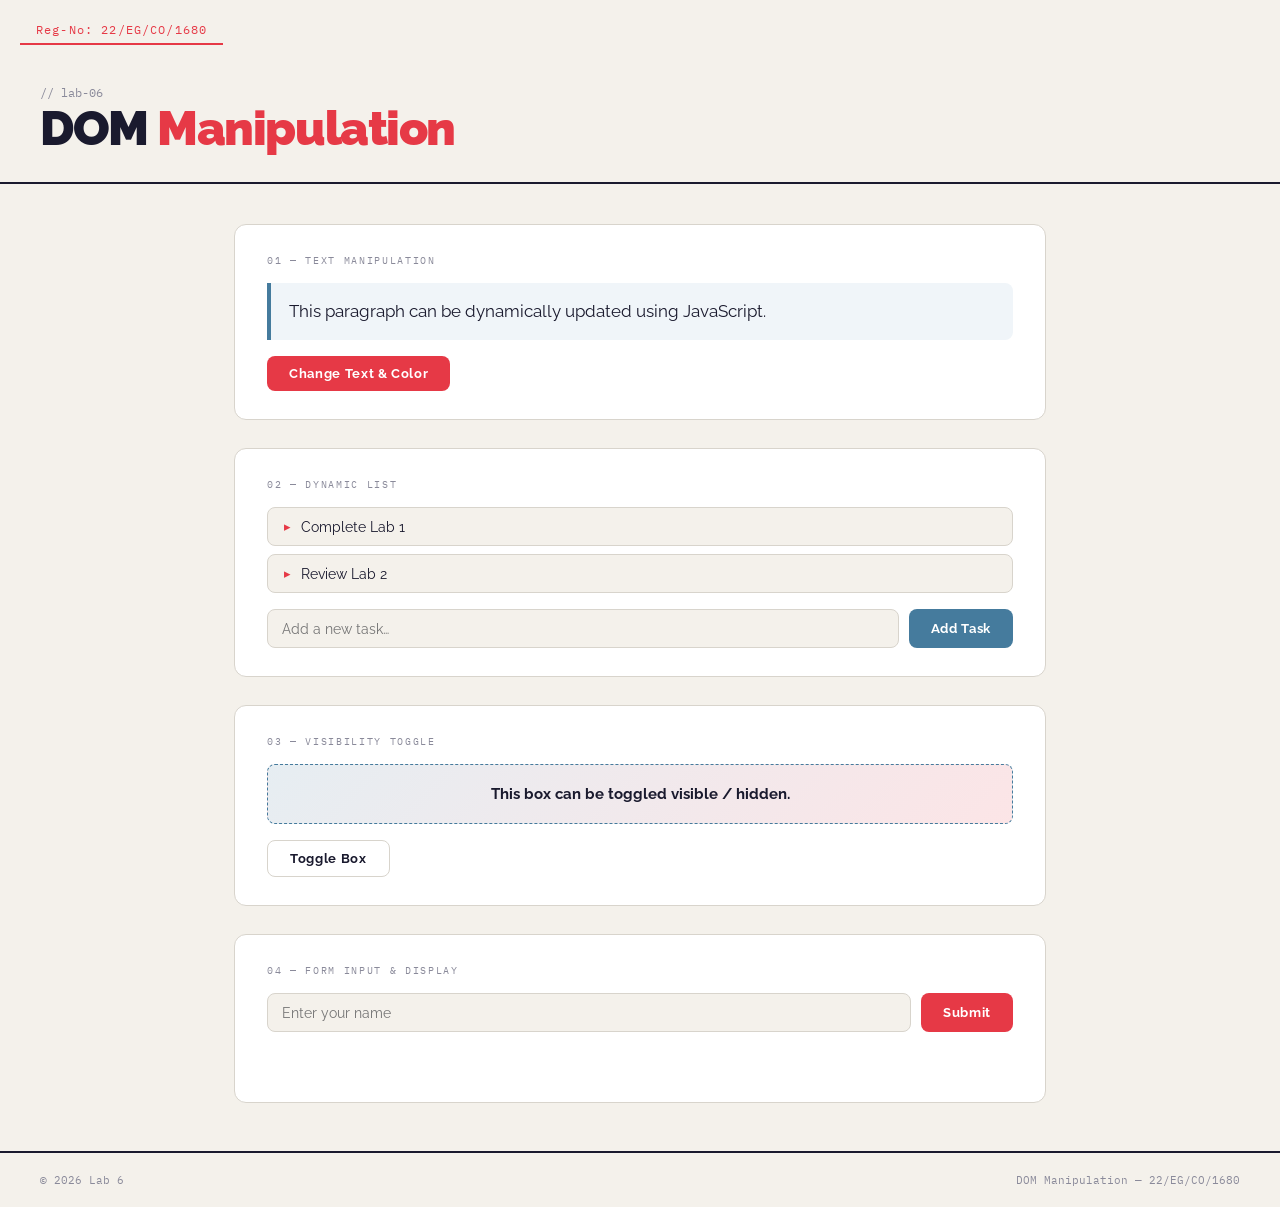
<file: Lab6/lab6.html>
<!DOCTYPE html>
<html lang="en">
<head>
<meta charset="UTF-8">
<meta name="viewport" content="width=device-width, initial-scale=1.0">
<title>Lab 6 – DOM Manipulation</title>
<link href="https://fonts.googleapis.com/css2?family=IBM+Plex+Mono:wght@400;600&family=Raleway:wght@400;700;900&display=swap" rel="stylesheet">
<style>
  :root {
    --bg: #f4f1eb;
    --surface: #ffffff;
    --ink: #1a1a2e;
    --muted: #8a8a9a;
    --accent: #e63946;
    --accent2: #457b9d;
    --border: #d8d4cc;
    --radius: 8px;
  }

  * { margin: 0; padding: 0; box-sizing: border-box; }

  body {
    background: var(--bg);
    color: var(--ink);
    font-family: 'Raleway', sans-serif;
    min-height: 100vh;
  }

  /* ── REG TAG ── */
  .reg-number {
    font-family: 'IBM Plex Mono', monospace;
    font-size: 0.72rem;
    letter-spacing: 0.1em;
    color: var(--accent);
    border-bottom: 2px solid var(--accent);
    display: inline-block;
    padding: 6px 16px;
    margin: 16px 0 0 20px;
  }

  /* ── HEADER ── */
  header {
    padding: 40px 40px 30px;
    border-bottom: 2px solid var(--ink);
    display: flex;
    align-items: flex-end;
    gap: 16px;
    flex-wrap: wrap;
  }

  header h1 {
    font-size: clamp(1.8rem, 4vw, 3rem);
    font-weight: 900;
    letter-spacing: -0.03em;
    line-height: 1;
  }

  header h1 em {
    color: var(--accent);
    font-style: normal;
  }

  header .sub {
    font-family: 'IBM Plex Mono', monospace;
    font-size: 0.75rem;
    color: var(--muted);
    margin-bottom: 4px;
  }

  /* ── MAIN ── */
  main {
    max-width: 860px;
    margin: 40px auto;
    padding: 0 24px;
    display: grid;
    gap: 28px;
  }

  /* ── CARD ── */
  .card {
    background: var(--surface);
    border: 1.5px solid var(--border);
    border-radius: 12px;
    padding: 28px 32px;
    position: relative;
  }

  .card-label {
    font-family: 'IBM Plex Mono', monospace;
    font-size: 0.65rem;
    text-transform: uppercase;
    letter-spacing: 0.16em;
    color: var(--muted);
    margin-bottom: 16px;
  }

  /* ── DEMO PARAGRAPH ── */
  #demoParagraph {
    font-size: 1.05rem;
    line-height: 1.7;
    padding: 14px 18px;
    border-left: 4px solid var(--accent2);
    background: #f0f5f9;
    border-radius: 0 var(--radius) var(--radius) 0;
    margin-bottom: 16px;
    transition: color 0.4s, background 0.4s;
  }

  /* ── DYNAMIC LIST ── */
  #taskList {
    list-style: none;
    display: flex;
    flex-direction: column;
    gap: 8px;
    margin-bottom: 16px;
  }

  #taskList li {
    padding: 10px 16px;
    background: var(--bg);
    border: 1px solid var(--border);
    border-radius: var(--radius);
    font-size: 0.9rem;
    display: flex;
    align-items: center;
    gap: 10px;
    animation: pop 0.2s ease;
  }

  #taskList li::before {
    content: '▸';
    color: var(--accent);
    font-size: 0.8rem;
  }

  @keyframes pop {
    from { opacity: 0; transform: translateY(-6px); }
    to   { opacity: 1; transform: translateY(0); }
  }

  .input-row {
    display: flex;
    gap: 10px;
    flex-wrap: wrap;
  }

  input[type="text"] {
    flex: 1;
    min-width: 160px;
    padding: 10px 14px;
    border: 1.5px solid var(--border);
    border-radius: var(--radius);
    font-family: 'Raleway', sans-serif;
    font-size: 0.9rem;
    background: var(--bg);
    color: var(--ink);
    outline: none;
    transition: border-color 0.2s;
  }

  input[type="text"]:focus { border-color: var(--accent2); }

  /* ── TOGGLE BOX ── */
  .toggleBox {
    padding: 20px;
    background: linear-gradient(135deg, #457b9d22, #e6394622);
    border: 1.5px dashed var(--accent2);
    border-radius: var(--radius);
    font-weight: 700;
    font-size: 0.95rem;
    text-align: center;
    margin-bottom: 16px;
    transition: opacity 0.3s, transform 0.3s;
  }

  .toggleBox.hidden {
    opacity: 0;
    transform: scaleY(0.85);
    pointer-events: none;
  }

  /* ── FORM ── */
  #nameForm {
    display: flex;
    gap: 10px;
    flex-wrap: wrap;
    margin-bottom: 14px;
  }

  #displayName {
    font-size: 1.1rem;
    font-weight: 700;
    color: var(--accent2);
    min-height: 28px;
    font-family: 'IBM Plex Mono', monospace;
    letter-spacing: 0.04em;
    transition: opacity 0.3s;
  }

  /* ── BUTTONS ── */
  button {
    font-family: 'Raleway', sans-serif;
    font-weight: 700;
    font-size: 0.82rem;
    letter-spacing: 0.05em;
    padding: 10px 22px;
    border-radius: var(--radius);
    border: none;
    cursor: pointer;
    transition: transform 0.12s, box-shadow 0.12s;
  }

  button:active { transform: scale(0.96); }

  .btn-primary {
    background: var(--accent);
    color: #fff;
  }
  .btn-primary:hover { box-shadow: 0 4px 16px rgba(230,57,70,0.35); }

  .btn-secondary {
    background: var(--accent2);
    color: #fff;
  }
  .btn-secondary:hover { box-shadow: 0 4px 16px rgba(69,123,157,0.35); }

  .btn-outline {
    background: transparent;
    color: var(--ink);
    border: 1.5px solid var(--border);
  }
  .btn-outline:hover { border-color: var(--ink); }

  /* ── FOOTER ── */
  footer {
    margin-top: 48px;
    border-top: 2px solid var(--ink);
    padding: 20px 40px;
    display: flex;
    justify-content: space-between;
    font-family: 'IBM Plex Mono', monospace;
    font-size: 0.7rem;
    color: var(--muted);
  }
</style>
</head>
<body>

<!-- Registration Number -->
<p class="reg-number">Reg-No: 22/EG/CO/1680</p>

<header>
  <div>
    <p class="sub">// lab-06</p>
    <h1>DOM <em>Manipulation</em></h1>
  </div>
</header>

<main>

  <!-- Section 1: Change Text -->
  <div class="card">
    <p class="card-label">01 — Text Manipulation</p>
    <p id="demoParagraph">This paragraph can be dynamically updated using JavaScript.</p>
    <button class="btn-primary" id="changeTextBtn">Change Text &amp; Color</button>
  </div>

  <!-- Section 2: Dynamic List -->
  <div class="card">
    <p class="card-label">02 — Dynamic List</p>
    <ul id="taskList">
      <li>Complete Lab 1</li>
      <li>Review Lab 2</li>
    </ul>
    <div class="input-row">
      <input type="text" id="newItemInput" placeholder="Add a new task…">
      <button class="btn-secondary" id="addItemBtn">Add Task</button>
    </div>
  </div>

  <!-- Section 3: Toggle -->
  <div class="card">
    <p class="card-label">03 — Visibility Toggle</p>
    <div class="toggleBox" id="toggleBox">This box can be toggled visible / hidden.</div>
    <button class="btn-outline" id="toggleBtn">Toggle Box</button>
  </div>

  <!-- Section 4: Form + Display -->
  <div class="card">
    <p class="card-label">04 — Form Input &amp; Display</p>
    <form id="nameForm">
      <input type="text" id="nameInput" placeholder="Enter your name" required>
      <button class="btn-primary" type="submit">Submit</button>
    </form>
    <div id="displayName"></div>
  </div>

</main>

<footer>
  <span>© 2026 Lab 6</span>
  <span>DOM Manipulation — 22/EG/CO/1680</span>
</footer>

<script src="lab6.js"></script>
</body>
</html>
</file>
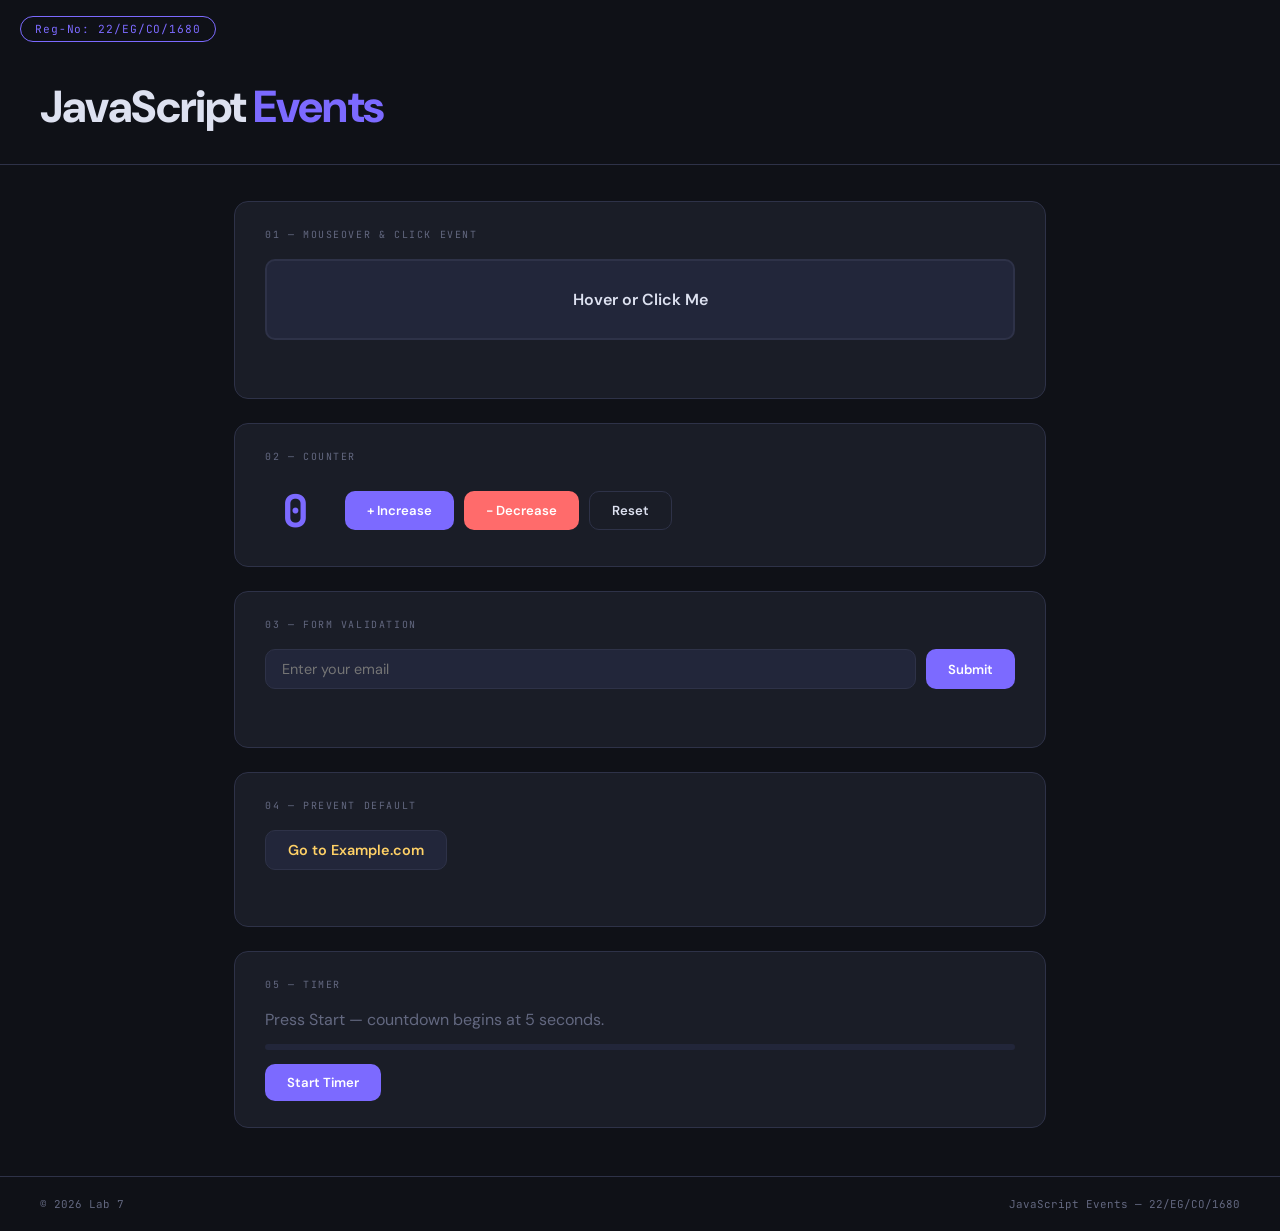
<file: Lab7/lab7.html>
<!DOCTYPE html>
<html lang="en">
<head>
<meta charset="UTF-8">
<meta name="viewport" content="width=device-width, initial-scale=1.0">
<title>Lab 7 – JavaScript Events</title>
<link href="https://fonts.googleapis.com/css2?family=JetBrains+Mono:wght@400;700&family=DM+Sans:wght@400;600;800&display=swap" rel="stylesheet">
<style>
  :root {
    --bg: #0f1117;
    --surface: #1a1d27;
    --surface2: #22263a;
    --border: #2e3248;
    --accent: #7c6aff;
    --green: #3ddc97;
    --red: #ff6b6b;
    --yellow: #ffd166;
    --text: #dde1f0;
    --muted: #636880;
    --radius: 10px;
  }

  * { margin: 0; padding: 0; box-sizing: border-box; }

  body {
    background: var(--bg);
    color: var(--text);
    font-family: 'DM Sans', sans-serif;
    min-height: 100vh;
  }

  /* REG TAG */
  .reg-number {
    font-family: 'JetBrains Mono', monospace;
    font-size: 0.7rem;
    color: var(--accent);
    border: 1px solid var(--accent);
    display: inline-block;
    padding: 5px 14px;
    border-radius: 999px;
    margin: 16px 0 0 20px;
    letter-spacing: 0.08em;
  }

  /* HEADER */
  header {
    padding: 36px 40px 28px;
    border-bottom: 1px solid var(--border);
  }

  header h1 {
    font-size: clamp(1.8rem, 4vw, 2.8rem);
    font-weight: 800;
    letter-spacing: -0.02em;
  }

  header h1 span { color: var(--accent); }

  /* MAIN */
  main {
    max-width: 860px;
    margin: 36px auto;
    padding: 0 24px;
    display: grid;
    gap: 24px;
  }

  /* CARD */
  .card {
    background: var(--surface);
    border: 1px solid var(--border);
    border-radius: 14px;
    padding: 26px 30px;
  }

  .card-label {
    font-family: 'JetBrains Mono', monospace;
    font-size: 0.62rem;
    text-transform: uppercase;
    letter-spacing: 0.16em;
    color: var(--muted);
    margin-bottom: 18px;
  }

  /* HOVER BOX */
  #hoverBox {
    width: 100%;
    padding: 28px;
    background: var(--surface2);
    border: 2px solid var(--border);
    border-radius: var(--radius);
    text-align: center;
    font-weight: 600;
    font-size: 1rem;
    cursor: pointer;
    transition: background 0.25s, border-color 0.25s, transform 0.15s;
    margin-bottom: 12px;
    user-select: none;
  }

  #hoverBox:hover {
    background: rgba(124,106,255,0.12);
    border-color: var(--accent);
    transform: scale(1.01);
  }

  #hoverBox.clicked {
    background: rgba(61,220,151,0.12);
    border-color: var(--green);
  }

  #hoverOutput {
    font-family: 'JetBrains Mono', monospace;
    font-size: 0.82rem;
    color: var(--green);
    min-height: 20px;
  }

  /* COUNTER */
  .counter-row {
    display: flex;
    align-items: center;
    gap: 20px;
    flex-wrap: wrap;
  }

  #counterValue {
    font-family: 'JetBrains Mono', monospace;
    font-size: 2.8rem;
    font-weight: 700;
    color: var(--accent);
    min-width: 60px;
    display: inline-block;
    text-align: center;
  }

  .counter-btns { display: flex; gap: 10px; }

  /* FORM */
  #emailForm {
    display: flex;
    gap: 10px;
    flex-wrap: wrap;
    margin-bottom: 12px;
  }

  input[type="text"] {
    flex: 1;
    min-width: 180px;
    padding: 10px 16px;
    background: var(--surface2);
    border: 1.5px solid var(--border);
    border-radius: var(--radius);
    color: var(--text);
    font-family: 'DM Sans', sans-serif;
    font-size: 0.9rem;
    outline: none;
    transition: border-color 0.2s;
  }

  input[type="text"]:focus { border-color: var(--accent); }

  #formMessage {
    font-family: 'JetBrains Mono', monospace;
    font-size: 0.8rem;
    min-height: 20px;
  }

  #formMessage.ok  { color: var(--green); }
  #formMessage.err { color: var(--red); }

  /* PREVENT DEFAULT */
  #demoLink {
    display: inline-block;
    padding: 10px 22px;
    background: var(--surface2);
    border: 1.5px solid var(--border);
    border-radius: var(--radius);
    color: var(--yellow);
    text-decoration: none;
    font-weight: 600;
    font-size: 0.9rem;
    transition: border-color 0.2s, background 0.2s;
  }

  #demoLink:hover {
    border-color: var(--yellow);
    background: rgba(255,209,102,0.08);
  }

  #linkMsg {
    margin-top: 10px;
    font-family: 'JetBrains Mono', monospace;
    font-size: 0.78rem;
    color: var(--yellow);
    min-height: 20px;
  }

  /* TIMER */
  #timerText {
    font-size: 1rem;
    color: var(--muted);
    transition: color 0.5s;
    margin-bottom: 14px;
  }

  #timerText.active { color: var(--green); }

  #timerBar {
    height: 6px;
    background: var(--surface2);
    border-radius: 999px;
    overflow: hidden;
    margin-bottom: 14px;
  }

  #timerFill {
    height: 100%;
    width: 0%;
    background: var(--accent);
    border-radius: 999px;
    transition: width 0.1s linear;
  }

  /* BUTTONS */
  button {
    font-family: 'DM Sans', sans-serif;
    font-weight: 600;
    font-size: 0.82rem;
    padding: 10px 22px;
    border-radius: var(--radius);
    border: none;
    cursor: pointer;
    transition: transform 0.12s, box-shadow 0.12s;
  }

  button:active { transform: scale(0.96); }

  .btn-primary  { background: var(--accent); color: #fff; }
  .btn-primary:hover { box-shadow: 0 4px 18px rgba(124,106,255,0.4); }

  .btn-danger   { background: var(--red); color: #fff; }
  .btn-danger:hover { box-shadow: 0 4px 18px rgba(255,107,107,0.4); }

  .btn-outline  { background: transparent; color: var(--text); border: 1.5px solid var(--border); }
  .btn-outline:hover { border-color: var(--text); }

  /* FOOTER */
  footer {
    margin-top: 48px;
    border-top: 1px solid var(--border);
    padding: 20px 40px;
    display: flex;
    justify-content: space-between;
    font-family: 'JetBrains Mono', monospace;
    font-size: 0.68rem;
    color: var(--muted);
  }
</style>
</head>
<body>

<!-- Registration Number -->
<p class="reg-number">Reg-No: 22/EG/CO/1680</p>

<header>
  <h1>JavaScript <span>Events</span></h1>
</header>

<main>

  <!-- 1. Mouseover & Click -->
  <div class="card">
    <p class="card-label">01 — Mouseover &amp; Click Event</p>
    <div id="hoverBox">Hover or Click Me</div>
    <p id="hoverOutput"></p>
  </div>

  <!-- 2. Counter -->
  <div class="card">
    <p class="card-label">02 — Counter</p>
    <div class="counter-row">
      <span id="counterValue">0</span>
      <div class="counter-btns">
        <button class="btn-primary" id="increaseBtn">+ Increase</button>
        <button class="btn-danger"  id="decreaseBtn">− Decrease</button>
        <button class="btn-outline" id="resetBtn">Reset</button>
      </div>
    </div>
  </div>

  <!-- 3. Form Validation -->
  <div class="card">
    <p class="card-label">03 — Form Validation</p>
    <form id="emailForm">
      <input type="text" id="emailInput" placeholder="Enter your email">
      <button class="btn-primary" type="submit">Submit</button>
    </form>
    <p id="formMessage"></p>
  </div>

  <!-- 4. Prevent Default -->
  <div class="card">
    <p class="card-label">04 — Prevent Default</p>
    <a href="https://example.com" id="demoLink">Go to Example.com</a>
    <p id="linkMsg"></p>
  </div>

  <!-- 5. Timer -->
  <div class="card">
    <p class="card-label">05 — Timer</p>
    <p id="timerText">Press Start — countdown begins at 5 seconds.</p>
    <div id="timerBar"><div id="timerFill"></div></div>
    <button class="btn-primary" id="startTimer">Start Timer</button>
  </div>

</main>

<footer>
  <span>© 2026 Lab 7</span>
  <span>JavaScript Events — 22/EG/CO/1680</span>
</footer>

<script src="lab7.js"></script>
</body>
</html>
</file>
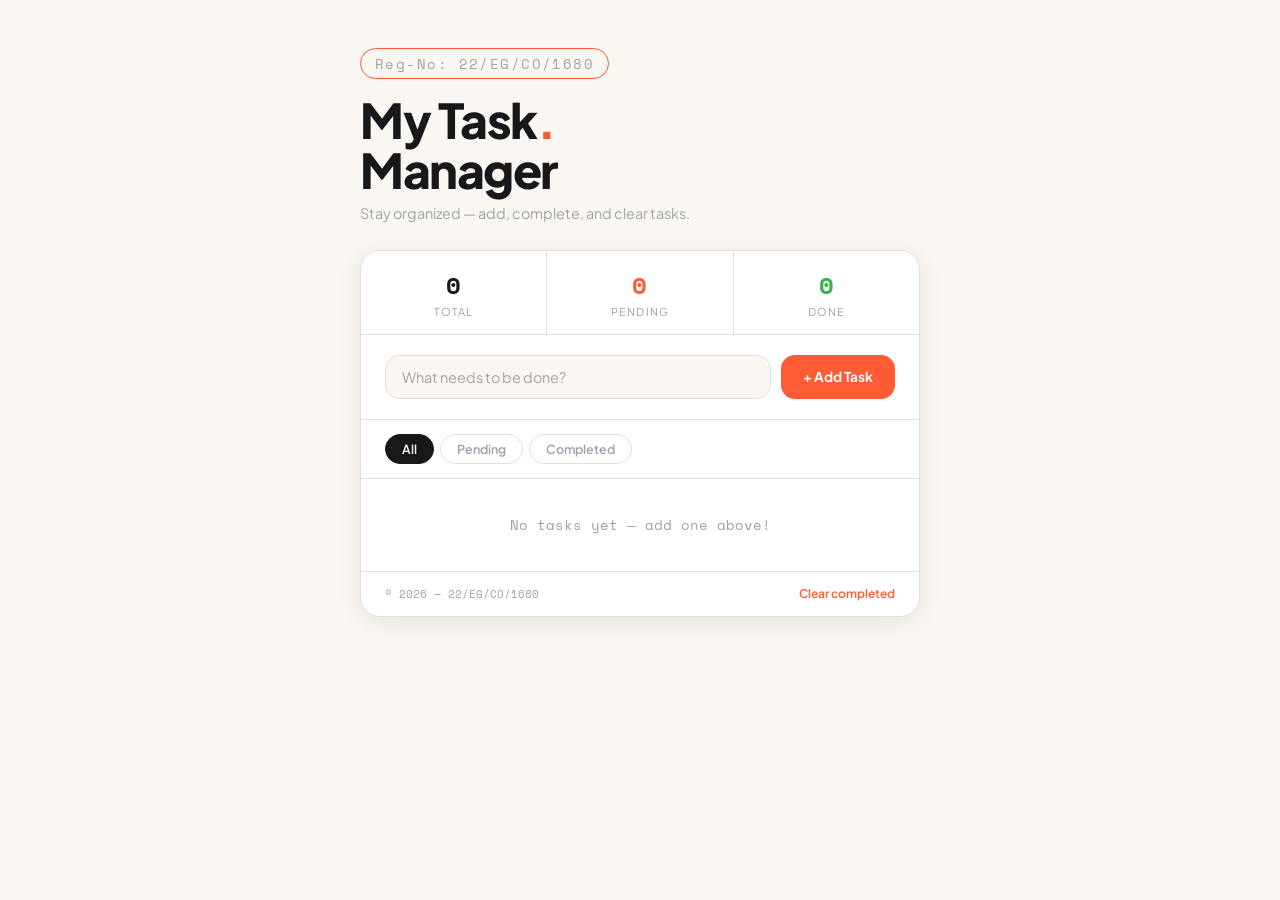
<file: To-Do/todo.html>
<!DOCTYPE html>
<html lang="en">
<head>
<meta charset="UTF-8">
<meta name="viewport" content="width=device-width, initial-scale=1.0">
<title>To-Do List – 22/EG/CO/1680</title>
<link rel="stylesheet" href="todo.css">
</head>
<body>

<div class="top">
  <p class="reg-tag">Reg-No: 22/EG/CO/1680</p>
  <h1>My Task<span>.</span><br>Manager</h1>
  <p>Stay organized — add, complete, and clear tasks.</p>
</div>

<div class="container">

  <!-- Stats -->
  <div class="stats">
    <div class="stat">
      <div class="num" id="totalCount">0</div>
      <div class="lbl">Total</div>
    </div>
    <div class="stat">
      <div class="num accent" id="pendingCount">0</div>
      <div class="lbl">Pending</div>
    </div>
    <div class="stat">
      <div class="num green" id="doneCount">0</div>
      <div class="lbl">Done</div>
    </div>
  </div>

  <!-- Input -->
  <div class="input-section">
    <input type="text" id="taskInput" placeholder="What needs to be done?">
    <button id="addBtn">+ Add Task</button>
  </div>

  <!-- Filters -->
  <div class="filters">
    <button class="filter-btn active" data-filter="all">All</button>
    <button class="filter-btn" data-filter="pending">Pending</button>
    <button class="filter-btn" data-filter="completed">Completed</button>
  </div>

  <!-- List -->
  <ul id="taskList"></ul>

  <!-- Footer -->
  <div class="card-footer">
    <span>© 2026 — 22/EG/CO/1680</span>
    <button id="clearDoneBtn">Clear completed</button>
  </div>

</div>

<script src="todo.js"></script>
</body>
</html>
</file>
<file: Lab3/lab3-styles.css>
/* ==========================
   GLOBAL STYLING
========================== */

body {
    margin: 0;
    font-family: 'Segoe UI', Tahoma, sans-serif;
    background: linear-gradient(135deg, #0f172a, #1e3a8a);
    color: #e5e7eb;
}

.reg-number {
    padding: 10px;
    font-weight: bold;
    color: #facc15;
}

/* ==========================
   HEADER
========================== */

header {
    text-align: center;
    padding: 20px;
}

.subtitle {
    color: #93c5fd;
}

/* ==========================
   MAIN CONTENT
========================== */

main {
    padding: 20px;
}

.intro {
    text-align: center;
    margin-bottom: 30px;
}

/* ==========================
   GRID LAYOUT
========================== */

.grid {
    display: grid;
    grid-template-columns: repeat(auto-fit, minmax(250px, 1fr));
    gap: 20px;
}

/* ==========================
   BOX COMPONENT
========================== */

.box {
    padding: 20px;
    border-radius: 12px;
    text-align: center;
    transition: 0.3s ease;
    box-shadow: 0 5px 15px rgba(0,0,0,0.3);
}

/* Variations */
.primary {
    background: linear-gradient(to right, #3b82f6, #06b6d4);
}

.secondary {
    background: linear-gradient(to right, #f97316, #facc15);
}

.accent {
    background: linear-gradient(to right, #10b981, #22c55e);
}

/* Hover Effect */
.box:hover {
    transform: translateY(-8px) scale(1.02);
}

/* ==========================
   TEXT
========================== */

h2 {
    margin-bottom: 10px;
}

p {
    line-height: 1.6;
}

/* ==========================
   FOOTER
========================== */

footer {
    text-align: center;
    padding: 15px;
    margin-top: 20px;
    background-color: rgba(255,255,255,0.1);
}
</file>
<file: Lab4/lab4-styles.css>
body {
    margin: 0;
    padding: 20px;
    font-family: 'Segoe UI', Tahoma, sans-serif;
    background: linear-gradient(to right, #0f172a, #1e293b);
    color: #e2e8f0;
}

.reg-number {
    font-weight: bold;
    margin-bottom: 20px;
    color: #facc15;
}

nav {
    display: flex;
    justify-content: space-between;
    align-items: center;
    background: #1e40af;
    padding: 15px;
    border-radius: 8px;
}

.logo {
    color: #fff;
    font-weight: bold;
    font-size: 1.3rem;
}

.nav-links a {
    color: #e2e8f0;
    text-decoration: none;
    margin-left: 15px;
    font-weight: 600;
    transition: 0.3s;
}

.nav-links a:hover {
    color: #38bdf8;
}

main {
    margin-top: 20px;
}

.grid-container {
    display: grid;
    grid-template-columns: repeat(4, 1fr);
    gap: 20px;
    margin-top: 20px;
}

.grid-item {
    background: linear-gradient(to right, #3b82f6, #06b6d4);
    padding: 30px;
    border-radius: 10px;
    text-align: center;
    font-weight: bold;
    transition: 0.3s;
    cursor: pointer;
}

.grid-item:hover {
    transform: translateY(-6px);
    background: linear-gradient(to right, #22c55e, #4ade80);
}

footer {
    text-align: center;
    margin-top: 30px;
}

/* Responsive */

@media (max-width: 1024px) {
    .grid-container {
        grid-template-columns: repeat(2, 1fr);
    }
}

@media (max-width: 600px) {
    nav {
        flex-direction: column;
        align-items: flex-start;
    }

    .nav-links {
        margin-top: 10px;
    }

    .grid-container {
        grid-template-columns: 1fr;
    }
}
</file>
<file: To-Do/todo.css>
/* ============================================================
   To-Do List – Stylesheet
   Reg-No: 22/EG/CO/1680
   ============================================================ */

@import url('https://fonts.googleapis.com/css2?family=Plus+Jakarta+Sans:wght@400;600;800&family=Space+Mono&display=swap');

:root {
  --bg: #faf7f2;
  --surface: #ffffff;
  --ink: #18181b;
  --muted: #a1a1aa;
  --border: #e4e0d8;
  --accent: #ff5c35;
  --accent2: #3b5bdb;
  --green: #37b24d;
  --radius: 14px;
  --shadow: 0 4px 24px rgba(0,0,0,0.08);
}

* {
  margin: 0;
  padding: 0;
  box-sizing: border-box;
}

body {
  background: var(--bg);
  font-family: 'Plus Jakarta Sans', sans-serif;
  min-height: 100vh;
  padding: 40px 16px 80px;
}

/* ── REG + HEADER ── */
.top {
  max-width: 560px;
  margin: 0 auto 28px;
}

.reg-tag {
  font-family: 'Space Mono', monospace;
  font-size: 0.68rem;
  letter-spacing: 0.1em;
  color: var(--accent);
  border: 1.5px solid var(--accent);
  display: inline-block;
  padding: 4px 14px;
  border-radius: 999px;
  margin-bottom: 16px;
}

.top h1 {
  font-size: clamp(2rem, 6vw, 3rem);
  font-weight: 800;
  letter-spacing: -0.03em;
  line-height: 1.05;
  color: var(--ink);
}

.top h1 span {
  color: var(--accent);
}

.top p {
  margin-top: 8px;
  font-size: 0.9rem;
  color: var(--muted);
}

/* ── CARD ── */
.container {
  max-width: 560px;
  margin: 0 auto;
  background: var(--surface);
  border-radius: 20px;
  box-shadow: var(--shadow);
  border: 1.5px solid var(--border);
  overflow: hidden;
}

/* ── STATS BAR ── */
.stats {
  display: flex;
  border-bottom: 1.5px solid var(--border);
}

.stat {
  flex: 1;
  padding: 16px 20px;
  text-align: center;
  border-right: 1.5px solid var(--border);
}

.stat:last-child {
  border-right: none;
}

.stat .num {
  font-family: 'Space Mono', monospace;
  font-size: 1.5rem;
  font-weight: 700;
  color: var(--ink);
}

.stat .num.accent { color: var(--accent); }
.stat .num.green  { color: var(--green); }

.stat .lbl {
  font-size: 0.68rem;
  text-transform: uppercase;
  letter-spacing: 0.1em;
  color: var(--muted);
  margin-top: 2px;
}

/* ── INPUT ── */
.input-section {
  display: flex;
  gap: 10px;
  padding: 20px 24px;
  border-bottom: 1.5px solid var(--border);
}

.input-section input {
  flex: 1;
  padding: 12px 16px;
  border: 1.5px solid var(--border);
  border-radius: var(--radius);
  font-family: 'Plus Jakarta Sans', sans-serif;
  font-size: 0.9rem;
  background: var(--bg);
  color: var(--ink);
  outline: none;
  transition: border-color 0.2s;
}

.input-section input:focus {
  border-color: var(--accent2);
}

.input-section input::placeholder {
  color: var(--muted);
}

.input-section button {
  padding: 12px 22px;
  background: var(--accent);
  color: #fff;
  border: none;
  border-radius: var(--radius);
  font-family: 'Plus Jakarta Sans', sans-serif;
  font-weight: 700;
  font-size: 0.85rem;
  cursor: pointer;
  transition: transform 0.12s, box-shadow 0.12s;
  white-space: nowrap;
}

.input-section button:hover {
  box-shadow: 0 4px 16px rgba(255,92,53,0.4);
}

.input-section button:active {
  transform: scale(0.96);
}

/* ── FILTER TABS ── */
.filters {
  display: flex;
  gap: 6px;
  padding: 14px 24px;
  border-bottom: 1.5px solid var(--border);
}

.filter-btn {
  padding: 6px 16px;
  border-radius: 999px;
  font-family: 'Plus Jakarta Sans', sans-serif;
  font-size: 0.78rem;
  font-weight: 600;
  border: 1.5px solid var(--border);
  background: transparent;
  color: var(--muted);
  cursor: pointer;
  transition: all 0.15s;
}

.filter-btn.active {
  background: var(--ink);
  color: #fff;
  border-color: var(--ink);
}

/* ── TASK LIST ── */
#taskList {
  list-style: none;
  padding: 16px 24px;
  display: flex;
  flex-direction: column;
  gap: 10px;
  min-height: 80px;
}

#taskList:empty::after {
  content: 'No tasks yet — add one above!';
  font-size: 0.85rem;
  color: var(--muted);
  font-family: 'Space Mono', monospace;
  display: block;
  text-align: center;
  padding: 20px 0;
}

li {
  display: flex;
  align-items: center;
  gap: 12px;
  padding: 14px 16px;
  background: var(--bg);
  border: 1.5px solid var(--border);
  border-radius: var(--radius);
  cursor: pointer;
  transition: border-color 0.2s, background 0.2s;
  animation: slideIn 0.22s ease;
}

@keyframes slideIn {
  from { opacity: 0; transform: translateY(-8px); }
  to   { opacity: 1; transform: translateY(0); }
}

li:hover {
  border-color: var(--accent2);
}

li.completed {
  background: #f0fdf4;
  border-color: #bbf7d0;
}

li.completed .task-text {
  text-decoration: line-through;
  color: var(--muted);
}

/* ── CHECKBOX CIRCLE ── */
.check-circle {
  width: 22px;
  height: 22px;
  border-radius: 50%;
  border: 2px solid var(--border);
  flex-shrink: 0;
  display: flex;
  align-items: center;
  justify-content: center;
  transition: background 0.2s, border-color 0.2s;
  font-size: 0.65rem;
  color: #fff;
}

li.completed .check-circle {
  background: var(--green);
  border-color: var(--green);
}

.task-text {
  flex: 1;
  font-size: 0.92rem;
  font-weight: 500;
  color: var(--ink);
  word-break: break-word;
}

.task-meta {
  font-family: 'Space Mono', monospace;
  font-size: 0.62rem;
  color: var(--muted);
  white-space: nowrap;
}

.deleteBtn {
  background: transparent;
  border: none;
  color: var(--muted);
  font-size: 1rem;
  cursor: pointer;
  padding: 4px 6px;
  border-radius: 6px;
  transition: color 0.15s, background 0.15s;
  line-height: 1;
}

.deleteBtn:hover {
  color: var(--accent);
  background: rgba(255,92,53,0.08);
}

/* ── CARD FOOTER ── */
.card-footer {
  padding: 14px 24px;
  border-top: 1.5px solid var(--border);
  display: flex;
  justify-content: space-between;
  align-items: center;
}

.card-footer span {
  font-family: 'Space Mono', monospace;
  font-size: 0.68rem;
  color: var(--muted);
}

#clearDoneBtn {
  font-family: 'Plus Jakarta Sans', sans-serif;
  font-size: 0.75rem;
  font-weight: 600;
  color: var(--accent);
  background: transparent;
  border: none;
  cursor: pointer;
  padding: 0;
}

#clearDoneBtn:hover {
  text-decoration: underline;
}

/* ── RESPONSIVE ── */
@media (max-width: 420px) {
  .input-section {
    flex-direction: column;
  }

  .stats .lbl {
    font-size: 0.6rem;
  }
}
</file>
